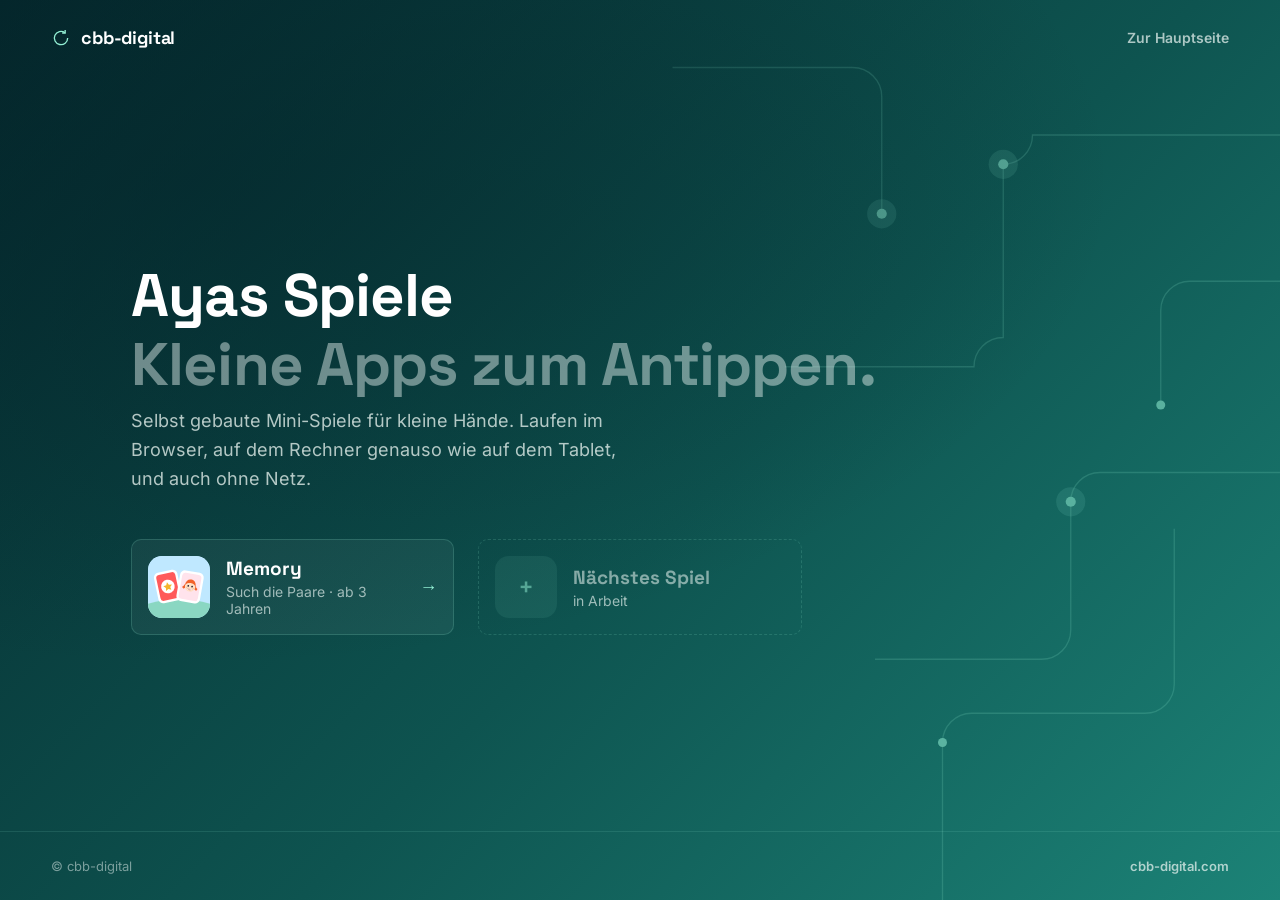
<file: index.html>
<!DOCTYPE html>
<html lang="de">
<head>
<meta charset="utf-8">
<meta name="viewport" content="width=device-width, initial-scale=1, viewport-fit=cover">
<meta name="theme-color" content="#04262B">
<meta name="description" content="Kleine Spiele für Aya - von cbb-digital.">
<title>Ayas Spiele | cbb-digital</title>
<link rel="icon" href="games/memory/icons/icon.svg" type="image/svg+xml">
<link rel="stylesheet" href="shared/cbb-tokens.css">
<link rel="stylesheet" href="shared/portal.css">
</head>
<body>

<div class="stage">

  <!-- circuit motif, echoing the main site -->
  <svg class="circuit" viewBox="0 0 1200 800" preserveAspectRatio="xMaxYMid slice" aria-hidden="true">
    <path d="M1200 120 H980 a26 26 0 0 1-26 26 V300 a26 26 0 0 0-26 26 H760"/>
    <path d="M1200 420 H1040 a26 26 0 0 0-26 26 V560 a26 26 0 0 1-26 26 H840"/>
    <path d="M900 800 V660 a26 26 0 0 1 26-26 H1080 a26 26 0 0 0 26-26 V470"/>
    <path d="M1200 250 H1120 a26 26 0 0 0-26 26 V360"/>
    <path d="M660 60 H820 a26 26 0 0 1 26 26 V190"/>

    <circle class="node-glow pulse" cx="954" cy="146" r="13"/>
    <circle class="pulse" cx="954" cy="146" r="4.5"/>
    <circle class="node-glow pulse" cx="1014" cy="446" r="13"/>
    <circle class="pulse" cx="1014" cy="446" r="4.5"/>
    <circle class="node-glow pulse" cx="846" cy="190" r="13"/>
    <circle class="pulse" cx="846" cy="190" r="4.5"/>
    <circle cx="1094" cy="360" r="4"/>
    <circle cx="900" cy="660" r="4"/>
  </svg>

  <header class="bar">
    <a class="brand" href="https://cbb-digital.com">
      <svg viewBox="0 0 24 24" aria-hidden="true">
        <path d="M20 12a8 8 0 1 1-3.2-6.4"/><path d="M17 2.4V6h-3.6"/>
      </svg>
      cbb-digital
    </a>
    <span class="spacer"></span>
    <a class="back" href="https://cbb-digital.com">Zur Hauptseite</a>
  </header>

  <main>
    <h1>Ayas Spiele<em>Kleine Apps zum Antippen.</em></h1>
    <p class="lead">
      Selbst gebaute Mini-Spiele für kleine Hände. Laufen im Browser,
      auf dem Rechner genauso wie auf dem Tablet, und auch ohne Netz.
    </p>

    <div class="games">
      <a class="game" href="games/memory/">
        <span class="thumb"><img src="games/memory/icons/icon.svg" alt=""></span>
        <span class="meta">
          <b>Memory</b>
          <span>Such die Paare &middot; ab 3 Jahren</span>
        </span>
        <span class="go" aria-hidden="true">&rarr;</span>
      </a>

      <div class="game soon" aria-hidden="true">
        <span class="thumb">+</span>
        <span class="meta">
          <b>Nächstes Spiel</b>
          <span>in Arbeit</span>
        </span>
      </div>
    </div>
  </main>

  <footer>
    <span>&copy; cbb-digital</span>
    <span class="spacer"></span>
    <a href="https://cbb-digital.com">cbb-digital.com</a>
  </footer>

</div>

</body>
</html>
</file>
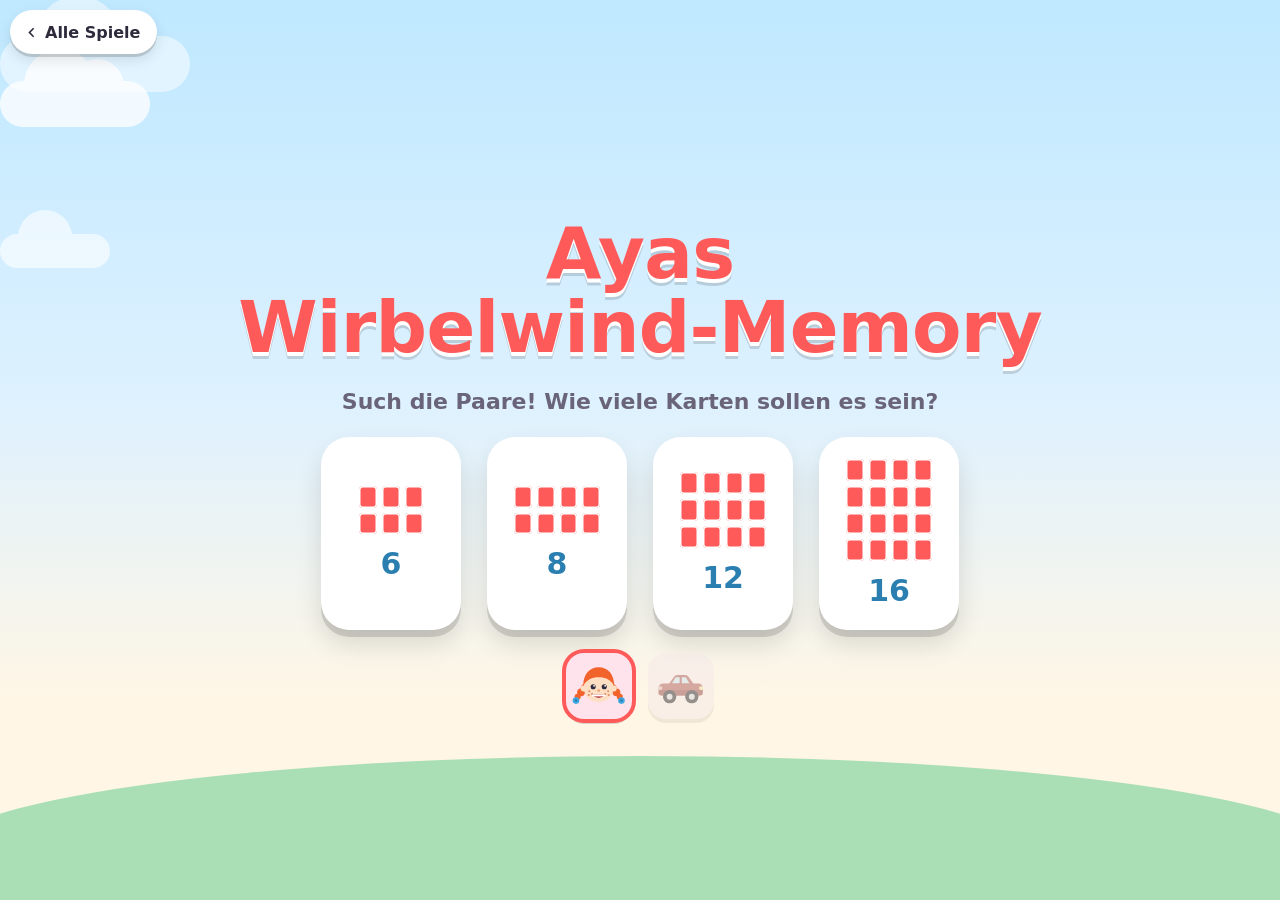
<file: games/memory/index.html>
<!DOCTYPE html>
<html lang="de">
<head>
<meta charset="utf-8">
<meta name="viewport" content="width=device-width, initial-scale=1, maximum-scale=1, user-scalable=no, viewport-fit=cover">
<meta name="theme-color" content="#BFE8FF">
<meta name="description" content="Ein Memory-Spiel für kleine Kinder - Maus und Touchscreen.">
<title>Ayas Wirbelwind-Memory</title>

<link rel="manifest" href="manifest.webmanifest">
<meta name="mobile-web-app-capable" content="yes">
<meta name="apple-mobile-web-app-capable" content="yes">
<meta name="apple-mobile-web-app-status-bar-style" content="black-translucent">
<link rel="apple-touch-icon" href="icons/icon-192.png">
<link rel="icon" href="icons/icon.svg" type="image/svg+xml">

<link rel="stylesheet" href="../../shared/cbb-tokens.css">
<link rel="stylesheet" href="../../shared/kids-ui.css">
<link rel="stylesheet" href="css/game.css">
</head>
<body>

<div class="sky" aria-hidden="true">
  <div class="cloud c1"></div>
  <div class="cloud c2"></div>
  <div class="cloud c3"></div>
</div>

<div class="app">

  <!-- ============ START ============ -->
  <section id="screen-start" class="screen" aria-label="Spiel starten">
    <div class="start-bar">
      <a id="btn-back" class="back-link" href="../../index.html">
        <svg viewBox="0 0 24 24" aria-hidden="true">
          <path fill="currentColor" d="M15.4 7.4 14 6l-6 6 6 6 1.4-1.4-4.6-4.6z"/>
        </svg>
        Alle Spiele
      </a>
      <button id="btn-install" class="back-link" type="button" hidden>
        <svg viewBox="0 0 24 24" aria-hidden="true">
          <path fill="currentColor" d="M12 3v10.2l3.6-3.6L17 11l-5 5-5-5 1.4-1.4L12 13.2V3zM5 18h14v2H5z"/>
        </svg>
        Aufs Tablet legen
      </button>
    </div>

    <h1 id="title" class="title">Memory</h1>
    <p class="subtitle">Such die Paare! Wie viele Karten sollen es sein?</p>
    <div id="levels"></div>
    <div id="themes" class="themes" role="group" aria-label="Bilder auswählen"></div>
  </section>

  <!-- ============ GAME ============ -->
  <section id="screen-game" class="screen" aria-label="Spielfeld" aria-hidden="true">
    <header class="topbar">
      <button id="btn-home" class="icon-btn" type="button" aria-label="Zurück zur Auswahl">
        <svg viewBox="0 0 24 24" aria-hidden="true">
          <path fill="currentColor" d="M12 3 2 12h3v9h6v-6h2v6h6v-9h3z"/>
        </svg>
      </button>

      <div id="progress" class="progress" role="img" aria-label="Fortschritt"></div>

      <div class="topbar-right">
        <button id="btn-sound" class="icon-btn" type="button" aria-pressed="false" aria-label="Ton ausschalten">
          <svg class="icon-on" viewBox="0 0 24 24" aria-hidden="true">
            <path fill="currentColor" d="M4 9v6h4l5 4V5L8 9zm12.5 3a4.5 4.5 0 0 0-2.5-4v8a4.5 4.5 0 0 0 2.5-4m-2.5 7.9A7 7 0 0 0 14 4.1v2.1a5 5 0 0 1 0 9.6z"/>
          </svg>
          <svg class="icon-off" viewBox="0 0 24 24" aria-hidden="true">
            <path fill="currentColor" d="M4 9v6h4l5 4V5L8 9zm17 1.4L19.6 9 17 11.6 14.4 9 13 10.4l2.6 2.6L13 15.6 14.4 17 17 14.4 19.6 17 21 15.6 18.4 13z"/>
          </svg>
        </button>

        <button id="btn-full" class="icon-btn" type="button" aria-pressed="false" aria-label="Vollbild starten">
          <svg class="icon-on" viewBox="0 0 24 24" aria-hidden="true">
            <path fill="currentColor" d="M3 3h7v2.6H5.6V10H3zm11 0h7v7h-2.6V5.6H14zM3 14h2.6v4.4H10V21H3zm15.4 0H21v7h-7v-2.6h4.4z"/>
          </svg>
          <svg class="icon-off" viewBox="0 0 24 24" aria-hidden="true">
            <path fill="currentColor" d="M10 3v7H3V7.4h4.4V3zm4 0h2.6v4.4H21V10h-7zM3 14h7v7H7.4v-4.4H3zm11 0h7v2.6h-4.4V21H14z"/>
          </svg>
        </button>
      </div>
    </header>

    <div id="board">
      <div id="grid" class="grid"></div>
    </div>
  </section>

  <!-- ============ WIN ============ -->
  <section id="screen-win" class="screen" aria-label="Geschafft" aria-hidden="true">
    <div id="win-hero" class="win-hero" aria-hidden="true"></div>
    <h2 class="win-title">Geschafft!</h2>
    <div class="win-actions">
      <button id="btn-again" class="kid-btn" type="button">
        <svg viewBox="0 0 24 24" aria-hidden="true">
          <path d="M12 5V2L7.5 6.5 12 11V8a5 5 0 1 1-5 5H4a8 8 0 1 0 8-8"/>
        </svg>
        Nochmal
      </button>
      <button id="btn-other" class="kid-btn" type="button">
        <svg viewBox="0 0 24 24" aria-hidden="true">
          <path d="M3 3h8v8H3zm10 0h8v8h-8zM3 13h8v8H3zm10 0h8v8h-8z"/>
        </svg>
        Andere Karten
      </button>
    </div>
  </section>

</div>

<canvas id="confetti" aria-hidden="true"></canvas>
<div id="fx" aria-hidden="true"></div>

<!-- registry first, then one file per theme -->
<script src="js/themes.js"></script>
<script src="js/themes/wirbelwind.js"></script>
<script src="js/themes/fahrzeuge.js"></script>

<script src="js/audio.js"></script>
<script src="js/confetti.js"></script>
<script src="js/game.js"></script>
<script src="js/pwa.js"></script>
</body>
</html>
</file>
<file: shared/cbb-tokens.css>
/* ============================================================
   cbb-digital.com — shared design tokens
   Used by every game under *.cbb-digital.com
   ------------------------------------------------------------
   The --cbb-* block below is the real cbb-digital.com CI, taken
   from the live site so the games portal matches it exactly.
   Keep the German token names: they are the brand's own
   vocabulary and staying consistent with it is the point.

   The --toy-* palette further down is deliberately separate. The
   portal wears the brand; the games themselves do not - corporate
   petrol is the wrong palette for a 3-year-old.
   ============================================================ */

/* Self-hosted, same as the main site - no Google Fonts request,
   so no third-party call and no GDPR question to answer. */
@font-face {
  font-family: 'Space Grotesk';
  src: url('fonts/space-grotesk-latin-500-normal.woff2') format('woff2');
  font-weight: 500; font-style: normal; font-display: swap;
}
@font-face {
  font-family: 'Space Grotesk';
  src: url('fonts/space-grotesk-latin-700-normal.woff2') format('woff2');
  font-weight: 700; font-style: normal; font-display: swap;
}
@font-face {
  font-family: 'Inter';
  src: url('fonts/inter-latin-400-normal.woff2') format('woff2');
  font-weight: 400; font-style: normal; font-display: swap;
}
@font-face {
  font-family: 'Inter';
  src: url('fonts/inter-latin-600-normal.woff2') format('woff2');
  font-weight: 600; font-style: normal; font-display: swap;
}

:root {
  /* --- cbb-digital CI ------------------------------------- */
  --cbb-tiefe:     #04262B;
  --cbb-kern:      #0E5450;
  --cbb-auftrieb:  #1C8377;
  --cbb-signal:    #93EFD4;
  --cbb-papier:    #FBFAF7;
  --cbb-text:      #1A1A1A;
  --cbb-verlauf:   linear-gradient(135deg, #04262B 0%, #0E5450 55%, #1C8377 100%);

  --cbb-disp:  'Space Grotesk', 'Segoe UI', sans-serif;
  --cbb-body:  Inter, 'Segoe UI', sans-serif;

  --cbb-r-btn:   4px;
  --cbb-r-card: 10px;
  --cbb-s-block: 24px;
  --cbb-s-innen: 16px;
  --cbb-s-zeile:  8px;

  /* --- Playful palette (kids games) ----------------------- */
  --toy-red:      #ff5a5a;
  --toy-red-dk:   #d83a3a;
  --toy-yellow:   #ffc93c;
  --toy-orange:   #f2622b;
  --toy-blue:     #3fa7e0;
  --toy-blue-dk:  #2a7fb0;
  --toy-green:    #57c785;
  --toy-plum:     #8a63c9;
  --toy-pink:     #ff8fb1;
  --toy-cream:    #fff6e5;
  --toy-sand:     #ffe9c2;
  --toy-ink:      #2e2a3b;
  --toy-gold:     #f3b52c;

  /* --- Themeable surface ----------------------------------
     A game theme overwrites these at runtime (see themes.js).
     The values here are the fallback, so the page still looks
     right if a theme fails to load.                          */
  --sky-top:    #BFE8FF;
  --sky-mid:    #DDF1FF;
  --sky-bottom: #FFF6E5;
  --meadow:     #57C785;
  --back-a:     #FF5A5A;
  --back-b:     #FFF3F3;
  --back-badge: #F3B52C;
  --title-ink:  #FF5A5A;
  --accent:     #3FA7E0;

  /* --- Geometry ------------------------------------------- */
  --r-sm: 10px;
  --r-md: 18px;
  --r-lg: 28px;
  --r-pill: 999px;

  /* --- Motion --------------------------------------------- */
  --ease-spring: cubic-bezier(.34, 1.56, .64, 1);
  --ease-out:    cubic-bezier(.22, .61, .36, 1);
  --dur-fast:   160ms;
  --dur-med:    340ms;
  --dur-flip:   460ms;

  /* --- Depth ---------------------------------------------- */
  --shadow-card: 0 6px 0 rgba(0,0,0,.14), 0 12px 24px rgba(0,0,0,.18);
  --shadow-lift: 0 10px 0 rgba(0,0,0,.14), 0 20px 36px rgba(0,0,0,.22);
}

@media (prefers-reduced-motion: reduce) {
  :root { --dur-fast: 1ms; --dur-med: 1ms; --dur-flip: 1ms; }
}
</file>
<file: shared/portal.css>
/* ============================================================
   portal.css - the cbb-digital-branded landing page.
   This is the one surface that wears the brand: dark petrol,
   Space Grotesk, mint accent, the circuit motif from the main
   site. The games behind it are free to look like toys.
   ============================================================ */

/* The portal does not load kids-ui.css, so it needs its own reset.
   Without it, `width:100%` plus padding made <main> wider than the
   viewport and the stage's overflow:hidden quietly clipped the text. */
*, *::before, *::after { box-sizing: border-box; }

html, body { overflow: auto; height: auto; min-height: 100%; }

body {
  margin: 0;
  background: var(--cbb-tiefe);
  color: #EAF4F1;
  font-family: var(--cbb-body);
  font-weight: 400;
  -webkit-font-smoothing: antialiased;
}

/* ---------- circuit backdrop ---------- */

.stage {
  position: relative;
  min-height: 100vh;
  min-height: 100dvh;
  display: flex;
  flex-direction: column;
  overflow: hidden;
  background: var(--cbb-verlauf);
}
.stage::after {                      /* vignette so text stays readable */
  content: '';
  position: absolute;
  inset: 0;
  background: radial-gradient(120% 90% at 15% 20%, rgba(4,38,43,.55) 0%, rgba(4,38,43,0) 60%);
  pointer-events: none;
}

.circuit {
  position: absolute;
  inset: 0;
  width: 100%;
  height: 100%;
  pointer-events: none;
  opacity: .55;
}
.circuit path { fill: none; stroke: var(--cbb-signal); stroke-width: 1.2; opacity: .32; }
.circuit circle { fill: var(--cbb-signal); }
.circuit .node-glow { opacity: .22; }

@media (prefers-reduced-motion: no-preference) {
  .circuit .pulse { animation: pulse 4.5s ease-in-out infinite; transform-origin: center; }
  .circuit .pulse:nth-of-type(2) { animation-delay: -1.5s; }
  .circuit .pulse:nth-of-type(3) { animation-delay: -3s; }
}
@keyframes pulse {
  0%, 100% { opacity: .18; }
  50%      { opacity: .5; }
}

/* ---------- header ---------- */

.bar {
  position: relative;
  z-index: 2;
  display: flex;
  align-items: center;
  gap: 10px;
  padding: clamp(16px, 2.4vw, 26px) clamp(18px, 4vw, 54px);
}
.brand {
  display: inline-flex;
  align-items: center;
  gap: 10px;
  color: #fff;
  text-decoration: none;
  font-family: var(--cbb-disp);
  font-weight: 700;
  font-size: clamp(15px, 1.5vw, 18px);
  letter-spacing: -.01em;
}
.brand svg { width: 20px; height: 20px; stroke: var(--cbb-signal); fill: none; stroke-width: 1.6; }
.bar .spacer { flex: 1; }
.bar a.back {
  color: rgba(234,244,241,.72);
  text-decoration: none;
  font-size: 14px;
  font-weight: 600;
}
.bar a.back:hover { color: #fff; }

/* ---------- hero ---------- */

main {
  position: relative;
  z-index: 2;
  flex: 1;
  display: flex;
  flex-direction: column;
  justify-content: center;
  padding: clamp(24px, 5vh, 60px) clamp(18px, 4vw, 54px) clamp(30px, 6vh, 70px);
  max-width: 1120px;
  width: 100%;
  margin: 0 auto;
}

h1 {
  margin: 0 0 var(--cbb-s-zeile);
  font-family: var(--cbb-disp);
  font-weight: 700;
  font-size: clamp(34px, 5.6vw, 60px);
  line-height: 1.14;
  color: #fff;
  letter-spacing: -.015em;
}
h1 em {
  font-style: normal;
  color: rgba(234,244,241,.46);
  display: block;
}
.lead {
  margin: 0 0 clamp(28px, 5vh, 52px);
  font-size: clamp(15px, 1.5vw, 18px);
  line-height: 1.6;
  color: rgba(234,244,241,.76);
  max-width: 46ch;
}

/* ---------- game cards ---------- */

.games {
  display: grid;
  grid-template-columns: repeat(auto-fill, minmax(248px, 1fr));
  gap: var(--cbb-s-block);
}

.game {
  display: flex;
  align-items: center;
  gap: var(--cbb-s-innen);
  padding: var(--cbb-s-innen);
  border-radius: var(--cbb-r-card);
  background: rgba(251,250,247,.05);
  border: 1px solid rgba(147,239,212,.18);
  color: inherit;
  text-decoration: none;
  transition: background .18s ease, border-color .18s ease, transform .18s ease;
}
.game:hover {
  background: rgba(251,250,247,.09);
  border-color: rgba(147,239,212,.45);
  transform: translateY(-2px);
}
.game:focus-visible { outline: 2px solid var(--cbb-signal); outline-offset: 3px; }

.game .thumb {
  flex: 0 0 auto;
  width: 62px;
  height: 62px;
  border-radius: 14px;
  overflow: hidden;
  background: #BFE8FF;
}
.game .thumb img { width: 100%; height: 100%; display: block; }

.game .meta { min-width: 0; }
.game .meta b {
  display: block;
  font-family: var(--cbb-disp);
  font-weight: 700;
  font-size: 19px;
  color: #fff;
  margin-bottom: 2px;
}
.game .meta span {
  display: block;
  font-size: 14px;
  color: rgba(234,244,241,.66);
}
.game .go {
  margin-left: auto;
  flex: 0 0 auto;
  color: var(--cbb-signal);
  font-size: 18px;
  transform: translateX(0);
  transition: transform .18s ease;
}
.game:hover .go { transform: translateX(3px); }

/* Placeholder slot for the next game. */
.game.soon {
  border-style: dashed;
  border-color: rgba(147,239,212,.16);
  background: transparent;
  cursor: default;
}
.game.soon:hover { transform: none; background: transparent; border-color: rgba(147,239,212,.16); }
.game.soon .thumb {
  background: rgba(147,239,212,.08);
  display: grid;
  place-items: center;
  color: rgba(147,239,212,.5);
  font-size: 26px;
  font-family: var(--cbb-disp);
}
.game.soon .meta b { color: rgba(234,244,241,.55); }

/* ---------- footer ---------- */

footer {
  position: relative;
  z-index: 2;
  padding: clamp(16px, 2.4vw, 26px) clamp(18px, 4vw, 54px);
  border-top: 1px solid rgba(147,239,212,.12);
  font-size: 13px;
  color: rgba(234,244,241,.5);
  display: flex;
  flex-wrap: wrap;
  gap: 6px 18px;
  align-items: center;
}
footer a { color: rgba(234,244,241,.72); text-decoration: none; font-weight: 600; }
footer a:hover { color: var(--cbb-signal); }
footer .spacer { flex: 1; }

@media (max-width: 560px) {
  .games { grid-template-columns: 1fr; }
  footer { flex-direction: column; align-items: flex-start; }
}
</file>
<file: shared/kids-ui.css>
/* ============================================================
   kids-ui.css — shared primitives for all "Aya Spiele"
   Toddler-proof defaults: no scroll, no zoom, no text selection,
   no accidental browser gestures, huge hit areas.
   ============================================================ */

*, *::before, *::after { box-sizing: border-box; }

/* `hidden` must beat the display values set further down, otherwise
   hiding a grid/flex button in JS silently does nothing. */
[hidden] { display: none !important; }

html, body {
  height: 100%;
  margin: 0;
  padding: 0;
  overflow: hidden;                 /* a 3-year-old must never scroll away */
  overscroll-behavior: none;
  background: var(--toy-cream);
  color: var(--toy-ink);
  font-family: "Baloo 2", "Comic Sans MS", "Segoe UI Rounded",
               "Trebuchet MS", system-ui, sans-serif;
  -webkit-font-smoothing: antialiased;
}

body {
  /* kill every touch gesture we do not want on a touchscreen PC */
  touch-action: manipulation;
  -webkit-user-select: none;
  user-select: none;
  -webkit-tap-highlight-color: transparent;
  -webkit-touch-callout: none;
}

img, svg { display: block; max-width: 100%; pointer-events: none; }

/* ---------- Big friendly button ---------- */
.kid-btn {
  appearance: none;
  border: none;
  cursor: pointer;
  font: inherit;
  font-weight: 800;
  color: #fff;
  background: var(--toy-blue);
  border-radius: var(--r-pill);
  padding: 0.7em 1.4em;
  min-width: 64px;
  min-height: 64px;                 /* >= 44px WCAG, generous for small hands */
  box-shadow: 0 6px 0 rgba(0,0,0,.18);
  transition: transform var(--dur-fast) var(--ease-spring),
              box-shadow var(--dur-fast) var(--ease-out),
              filter var(--dur-fast) var(--ease-out);
  touch-action: manipulation;
}
.kid-btn:hover   { filter: brightness(1.06); transform: translateY(-2px); }
.kid-btn:active  { transform: translateY(4px); box-shadow: 0 2px 0 rgba(0,0,0,.18); }
.kid-btn:focus-visible { outline: 4px solid var(--toy-ink); outline-offset: 4px; }

/* ---------- Small round icon button (parent controls) ---------- */
.icon-btn {
  appearance: none; border: none; cursor: pointer;
  width: 52px; height: 52px;
  display: grid; place-items: center;
  border-radius: 50%;
  background: rgba(255,255,255,.72);
  color: var(--toy-ink);
  box-shadow: 0 3px 0 rgba(0,0,0,.12);
  transition: transform var(--dur-fast) var(--ease-spring),
              background var(--dur-fast) var(--ease-out);
  touch-action: manipulation;
}
.icon-btn:hover  { background: #fff; transform: translateY(-2px); }
.icon-btn:active { transform: translateY(2px); }
.icon-btn:focus-visible { outline: 4px solid var(--toy-ink); outline-offset: 3px; }
.icon-btn svg { width: 26px; height: 26px; }

.visually-hidden {
  position: absolute; width: 1px; height: 1px;
  margin: -1px; padding: 0; overflow: hidden;
  clip: rect(0 0 0 0); white-space: nowrap; border: 0;
}
</file>
<file: games/memory/css/game.css>
/* ============================================================
   game.css - "Ayas Wirbelwind-Memory"
   ------------------------------------------------------------
   Transform layering, so nothing fights over `transform`:
     .card        -> keyframe animations (deal / float / wobble / wave)
     .card-inner  -> pointer state + flip, composed from CSS variables
     .face        -> flat, never transformed except the static 180deg
   ============================================================ */

/* ---------- stage ------------------------------------------------- */

.app {
  position: fixed;
  inset: 0;
  display: flex;
  flex-direction: column;
}

.sky {
  position: fixed;
  inset: 0;
  z-index: 0;
  background: linear-gradient(180deg,
              var(--sky-top) 0%, var(--sky-mid) 44%, var(--sky-bottom) 78%);
  overflow: hidden;
  transition: background var(--dur-med) var(--ease-out);
}
.sky::after {                       /* meadow along the bottom edge */
  content: '';
  position: absolute;
  left: -5%; right: -5%; bottom: -6%;
  height: 22%;
  background: var(--meadow);
  border-radius: 50% 50% 0 0;
  opacity: .5;
}

.cloud {
  position: absolute;
  background: #fff;
  border-radius: 100px;
  opacity: .78;
  animation: drift linear infinite;
}
.cloud::before, .cloud::after {
  content: '';
  position: absolute;
  background: #fff;
  border-radius: 50%;
}
.cloud.c1 { width: 150px; height: 46px; top: 9%;  animation-duration: 78s; }
.cloud.c1::before { width: 72px; height: 72px; left: 24px; top: -32px; }
.cloud.c1::after  { width: 54px; height: 54px; right: 26px; top: -22px; }
.cloud.c2 { width: 110px; height: 34px; top: 26%; animation-duration: 112s; animation-delay: -40s; opacity: .6; }
.cloud.c2::before { width: 54px; height: 54px; left: 18px; top: -24px; }
.cloud.c3 { width: 190px; height: 56px; top: 4%;  animation-duration: 145s; animation-delay: -90s; opacity: .5; }
.cloud.c3::before { width: 88px; height: 88px; left: 34px; top: -40px; }

@keyframes drift {
  from { transform: translateX(-260px); }
  to   { transform: translateX(calc(100vw + 260px)); }
}

/* ---------- screens ----------------------------------------------- */

.screen {
  position: absolute;
  inset: 0;
  z-index: 1;
  display: flex;
  flex-direction: column;
  opacity: 0;
  visibility: hidden;
  pointer-events: none;
  transition: opacity var(--dur-med) var(--ease-out),
              visibility 0s linear var(--dur-med);
}
.screen.is-active {
  opacity: 1;
  visibility: visible;
  pointer-events: auto;
  transition: opacity var(--dur-med) var(--ease-out), visibility 0s;
}

/* ---------- start screen ------------------------------------------ */

#screen-start {
  align-items: center;
  justify-content: center;
  gap: clamp(12px, 2.6vh, 30px);
  /* leave room for the absolutely positioned .start-bar above */
  padding-top:    calc(max(10px, env(safe-area-inset-top)) + 52px);
  padding-right:  max(4vw, env(safe-area-inset-right));
  padding-bottom: max(3vh, env(safe-area-inset-bottom));
  padding-left:   max(4vw, env(safe-area-inset-left));
  text-align: center;
  overflow-y: auto;                 /* tiny phones in landscape */
  overscroll-behavior: contain;
}

/* Way back to the portal, plus the install offer. Deliberately on the
   start screen only: inside a round the child must not be one stray tap
   away from leaving the game. */
.start-bar {
  position: absolute;
  top: max(10px, env(safe-area-inset-top));
  left: max(10px, env(safe-area-inset-left));
  right: max(10px, env(safe-area-inset-right));
  display: flex;
  align-items: center;
  gap: 10px;
}
.start-bar #btn-install { margin-left: auto; }

.back-link {
  appearance: none;
  border: none;
  cursor: pointer;
  font: inherit;
  font-size: clamp(13px, 1.5vw, 16px);
  font-weight: 800;
  display: inline-flex;
  align-items: center;
  gap: 4px;
  padding: 10px 17px 10px 12px;
  min-height: 44px;
  border-radius: var(--r-pill);
  background: #fff;
  color: var(--toy-ink);
  text-decoration: none;
  box-shadow: 0 3px 0 rgba(0,0,0,.14), 0 6px 14px rgba(0,0,0,.10);
  transition: background var(--dur-fast) var(--ease-out),
              transform var(--dur-fast) var(--ease-spring),
              color var(--dur-fast) var(--ease-out);
  touch-action: manipulation;
}
.back-link:hover  { color: var(--toy-red); transform: translateY(-2px); }
.back-link:active { transform: translateY(1px); }
.back-link:focus-visible { outline: 4px solid var(--toy-ink); outline-offset: 3px; }
.back-link svg { width: 19px; height: 19px; flex: none; }

@media (max-width: 420px) {
  .back-link { font-size: 12px; padding: 8px 12px 8px 8px; }
  .back-link svg { width: 17px; height: 17px; }
}

.title {
  margin: 0;
  font-size: clamp(30px, 6.4vw, 72px);
  font-weight: 900;
  line-height: 1.04;
  color: var(--title-ink);
  letter-spacing: -.01em;
  text-shadow: 0 4px 0 #fff, 0 7px 0 rgba(0,0,0,.14);
  animation: bob 3.6s ease-in-out infinite;
}
.subtitle {
  margin: 0;
  font-size: clamp(15px, 2.2vw, 22px);
  font-weight: 700;
  color: #6A6478;
}

#levels {
  display: flex;
  flex-wrap: wrap;
  justify-content: center;
  align-items: stretch;            /* all four tiles the same height */
  gap: clamp(12px, 2.4vw, 26px);
}

.level-btn {
  appearance: none;
  border: none;
  cursor: pointer;
  font: inherit;
  display: flex;
  flex-direction: column;
  align-items: center;
  justify-content: center;
  gap: 12px;
  min-width: clamp(96px, 12vw, 140px);
  padding: clamp(14px, 2vw, 22px);
  border-radius: var(--r-lg);
  background: #fff;
  box-shadow: 0 7px 0 rgba(0,0,0,.13), 0 14px 26px rgba(0,0,0,.12);
  transition: transform var(--dur-fast) var(--ease-spring),
              box-shadow var(--dur-fast) var(--ease-out);
  touch-action: manipulation;
}
.level-btn:hover  { transform: translateY(-6px); box-shadow: 0 13px 0 rgba(0,0,0,.13), 0 20px 32px rgba(0,0,0,.14); }
.level-btn:active { transform: translateY(3px); box-shadow: 0 3px 0 rgba(0,0,0,.13); }
.level-btn:focus-visible { outline: 5px solid var(--toy-ink); outline-offset: 4px; }

.mini {
  display: grid;
  grid-template-columns: repeat(var(--mc, 4), 1fr);
  gap: 5px;
}
.mini i {
  display: block;
  width: clamp(12px, 1.4vw, 18px);
  height: clamp(14px, 1.7vw, 22px);
  border-radius: 4px;
  background: var(--back-a);
  box-shadow: inset 0 0 0 1.5px #fff;
}
.level-count {
  font-size: clamp(20px, 2.4vw, 30px);
  font-weight: 900;
  color: var(--toy-blue-dk);
}

/* ---------- theme picker (only rendered when >1 theme) -------------- */

.themes {
  display: flex;
  flex-wrap: wrap;
  justify-content: center;
  gap: clamp(8px, 1.6vw, 16px);
}
.theme-btn {
  appearance: none;
  border: none;
  padding: 0;
  cursor: pointer;
  background: none;
  border-radius: var(--r-md);
  transition: transform var(--dur-fast) var(--ease-spring);
  touch-action: manipulation;
}
.theme-btn:hover  { transform: translateY(-4px); }
.theme-btn:active { transform: translateY(2px); }
.theme-btn:focus-visible { outline: 4px solid var(--toy-ink); outline-offset: 4px; }

.theme-thumb {
  display: grid;
  place-items: center;
  width:  clamp(46px, 6vw, 66px);
  aspect-ratio: 1;
  border-radius: var(--r-md);
  background: var(--motif-bg, #fff);
  box-shadow: 0 4px 0 rgba(0,0,0,.12);
  opacity: .5;
  filter: saturate(.55);
  transition: opacity var(--dur-fast) var(--ease-out),
              filter var(--dur-fast) var(--ease-out),
              box-shadow var(--dur-fast) var(--ease-out);
}
.theme-thumb svg { width: 84%; height: 84%; }
.theme-btn.is-on .theme-thumb {
  opacity: 1;
  filter: none;
  box-shadow: 0 0 0 4px var(--title-ink), 0 5px 0 rgba(0,0,0,.14);
}

/* ---------- game screen ------------------------------------------- */

/* Safe-area aware padding: notches and home indicators must not eat
   cards or the top bar on a phone. */
#screen-game {
  padding-top:    max(10px, env(safe-area-inset-top));
  padding-right:  max(clamp(10px, 2vw, 22px), env(safe-area-inset-right));
  padding-bottom: max(clamp(10px, 2vh, 20px), env(safe-area-inset-bottom));
  padding-left:   max(clamp(10px, 2vw, 22px), env(safe-area-inset-left));
}

.topbar {
  flex: 0 0 auto;
  display: flex;
  align-items: center;
  gap: 12px;
  padding-bottom: 8px;
}
.topbar-right { margin-left: auto; display: flex; gap: 10px; }

.progress {
  display: flex;
  gap: clamp(4px, .8vw, 9px);
  flex: 1;
  justify-content: center;
  min-width: 0;
}
.pip {
  width: clamp(26px, 3.4vw, 44px);
  height: clamp(26px, 3.4vw, 44px);
  display: grid;
  place-items: center;
}
.pip svg { width: 100%; height: 100%; fill: rgba(255,255,255,.75); transition: fill var(--dur-med) var(--ease-out); }
.pip.on svg {
  fill: var(--toy-gold);
  filter: drop-shadow(0 2px 0 rgba(0,0,0,.16));
  animation: pop 460ms var(--ease-spring);
}

#board {
  flex: 1 1 auto;
  min-height: 0;
  min-width: 0;
  display: grid;
  place-items: center;
  /* Containment backstop. layout() floors every dimension so the grid
     cannot exceed this box, but a resize is observed one frame after
     it happens; without this, that frame showed a sliver of the next
     card column beside the board. The margin leaves room for the
     hover lift and the win wave, which are meant to break out. */
  overflow: clip;
  overflow-clip-margin: 32px;
}

.grid {
  display: grid;
  grid-template-columns: repeat(var(--cols, 4), var(--card-w, 110px));
  gap: var(--gap, 14px);
  justify-content: center;
  align-content: center;
}

/* ---------- card --------------------------------------------------- */

.card {
  appearance: none;
  border: 0;
  padding: 0;
  background: none;
  cursor: pointer;
  width: var(--card-w, 110px);
  height: var(--card-h, 130px);
  perspective: 1000px;
  touch-action: manipulation;
  border-radius: var(--r-md);
  /* Two time values per animation only - a third makes the whole
     shorthand invalid. The float delay already includes the time
     the deal animation needs, so float takes over after it. */
  animation: deal 540ms var(--ease-spring) backwards,
             float 4.2s ease-in-out var(--float-delay, 700ms) infinite;
}
.card:focus-visible { outline: 5px solid var(--toy-ink); outline-offset: 5px; }

.card-inner {
  display: block;          /* it is a <span>: without this it has no box */
  position: relative;
  width: 100%;
  height: 100%;
  transform-style: preserve-3d;
  transform: translateY(var(--lift, 0px)) scale(var(--scl, 1)) rotateY(var(--flip, 0deg));
  transition: transform var(--dur-flip) var(--ease-spring);
}
.card.is-flipped .card-inner,
.card.is-matched .card-inner { --flip: 180deg; }

/* Hover is mouse-only; a touch device would get a stuck hover state. */
@media (hover: hover) and (pointer: fine) {
  .card:not(.is-matched):hover .card-inner { --lift: -8px; --scl: 1.045; }
}
.card:not(.is-matched):active .card-inner { --scl: .94; --lift: 0px; }

.face {
  position: absolute;
  inset: 0;
  display: grid;
  place-items: center;
  border-radius: var(--r-md);
  backface-visibility: hidden;
  -webkit-backface-visibility: hidden;
  overflow: hidden;
  box-shadow: var(--shadow-card);
}

.back {
  background: repeating-linear-gradient(45deg,
              var(--back-a) 0 16px, var(--back-b) 16px 32px);
  box-shadow: inset 0 0 0 6px #fff, var(--shadow-card);
}
.back-star {
  width: 46%;
  aspect-ratio: 1;
  display: grid;
  place-items: center;
  background: #fff;
  border-radius: 50%;
  box-shadow: 0 3px 0 rgba(0,0,0,.12);
}
.back-star svg { width: 74%; height: 74%; fill: var(--back-badge); }

.front {
  background: var(--motif-bg, #fff);
  transform: rotateY(180deg);
  box-shadow: inset 0 0 0 6px #fff, var(--shadow-card);
}
.front svg { width: 84%; height: 84%; }

/* States ----------------------------------------------------------- */

.card.is-flipped { animation: none; }

.card.is-matched {
  animation: pop 520ms var(--ease-spring);
  cursor: default;
}
.card.is-matched .front {
  box-shadow: inset 0 0 0 6px var(--toy-gold), 0 0 0 4px rgba(243,181,44,.4), var(--shadow-card);
}

.card.is-wobble { animation: wobble 340ms ease-in-out; }
.card.is-wave   { animation: wave 900ms var(--ease-spring) var(--wave-delay, 0ms); }

/* ---------- win screen --------------------------------------------- */

#screen-win {
  align-items: center;
  justify-content: center;
  gap: clamp(12px, 2.6vh, 28px);
  padding-top:    max(4vh, env(safe-area-inset-top));
  padding-right:  max(5vw, env(safe-area-inset-right));
  padding-bottom: max(4vh, env(safe-area-inset-bottom));
  padding-left:   max(5vw, env(safe-area-inset-left));
  text-align: center;
  background: rgba(255, 246, 229, .82);
  backdrop-filter: blur(3px);
}

.win-hero {
  width: clamp(120px, 22vh, 210px);
  aspect-ratio: 1;
  border-radius: 50%;
  background: #fff;
  display: grid;
  place-items: center;
  box-shadow: 0 10px 0 rgba(0,0,0,.12), 0 22px 40px rgba(0,0,0,.18);
  animation: cheer 1.5s var(--ease-spring) infinite;
}
.win-hero svg { width: 84%; height: 84%; }

.win-title {
  margin: 0;
  font-size: clamp(38px, 8vw, 88px);
  font-weight: 900;
  color: var(--toy-green);
  text-shadow: 0 4px 0 #fff, 0 8px 0 rgba(0,0,0,.13);
}

.win-actions { display: flex; flex-wrap: wrap; gap: 18px; justify-content: center; }
.win-actions .kid-btn { font-size: clamp(17px, 2.3vw, 26px); }
#btn-again { background: var(--toy-green); }
#btn-other { background: var(--toy-plum); }
.kid-btn svg { width: 1.4em; height: 1.4em; fill: currentColor; }
.kid-btn { display: inline-flex; align-items: center; gap: .55em; }

/* ---------- effect layers ------------------------------------------ */

#confetti, #fx {
  position: fixed;
  inset: 0;
  z-index: 60;
  pointer-events: none;
}
#confetti { z-index: 55; }

.spark {
  position: fixed;
  width: 26px;
  height: 26px;
  margin: -13px 0 0 -13px;
  animation: spark 880ms var(--ease-out) forwards;
}
.spark svg { width: 100%; height: 100%; fill: var(--toy-gold); }

/* ---------- icon button state -------------------------------------- */

.icon-btn .icon-off { display: none; }
.icon-btn.is-off .icon-on  { display: none; }
.icon-btn.is-off .icon-off { display: block; }
.icon-btn.is-off { color: #A09BAE; }

/* ---------- keyframes ----------------------------------------------- */

/* Stays inside the board's clip margin so dealing is never cut off. */
@keyframes deal {
  from { opacity: 0; transform: translateY(-26px) scale(.52) rotate(-9deg); }
  to   { opacity: 1; transform: none; }
}
@keyframes float {
  0%, 100% { transform: translateY(0) rotate(0deg); }
  50%      { transform: translateY(-5px) rotate(.5deg); }
}
@keyframes wobble {
  0%, 100% { transform: rotate(0deg); }
  20%      { transform: rotate(-5deg); }
  45%      { transform: rotate(4.5deg); }
  70%      { transform: rotate(-2.5deg); }
}
@keyframes wave {
  0%, 100% { transform: translateY(0) rotate(0deg); }
  40%      { transform: translateY(-24px) rotate(-4deg); }
  70%      { transform: translateY(4px) rotate(2deg); }
}
@keyframes pop {
  0%   { transform: scale(1); }
  45%  { transform: scale(1.14); }
  100% { transform: scale(1); }
}
@keyframes bob {
  0%, 100% { transform: translateY(0) rotate(-1deg); }
  50%      { transform: translateY(-9px) rotate(1deg); }
}
@keyframes cheer {
  0%, 100% { transform: translateY(0) rotate(-3deg) scale(1); }
  50%      { transform: translateY(-12px) rotate(3deg) scale(1.04); }
}
@keyframes spark {
  from { transform: translate(0, 0) scale(.35) rotate(0deg); opacity: 1; }
  to   { transform: translate(var(--dx), var(--dy)) scale(1.15) rotate(170deg); opacity: 0; }
}

/* The sun's rays, animated from inside the motif SVG. */
.m-spin {
  transform-origin: 50px 50px;
  animation: slowspin 26s linear infinite;
}
@keyframes slowspin { to { transform: rotate(360deg); } }

/* ---------- reduced motion ------------------------------------------ */

@media (prefers-reduced-motion: reduce) {
  .card, .title, .win-hero, .cloud, .m-spin, .pip.on svg { animation: none !important; }
  .card.is-wobble, .card.is-wave, .card.is-matched { animation: none !important; }
  .spark { display: none; }
}

/* ---------- small and short screens ---------------------------------
   Eight progress stars plus three 52px buttons do not fit across a
   360px phone. The stars shrink first, the buttons second - both stay
   above the 44px touch target until the screen is genuinely tiny. */

.pip { flex: 0 1 auto; min-width: 14px; }

@media (max-width: 560px) {
  .topbar { gap: 8px; }
  .progress { gap: 3px; }
  .pip { width: clamp(16px, 4.4vw, 30px); height: clamp(16px, 4.4vw, 30px); }
  .icon-btn { width: 46px; height: 46px; }
  .icon-btn svg { width: 23px; height: 23px; }
  .topbar-right { gap: 7px; }
}

@media (max-width: 380px) {
  .icon-btn { width: 42px; height: 42px; }
  .icon-btn svg { width: 21px; height: 21px; }
}

/* Short screens: phones in landscape, small laptops. */
@media (max-height: 560px) {
  #screen-start { gap: 9px; }
  .title { font-size: clamp(22px, 4.6vw, 40px); }
  .subtitle { display: none; }
  .level-btn { padding: 10px 14px; gap: 7px; }
  .theme-thumb { width: clamp(38px, 5vw, 52px); }
  .win-hero { width: clamp(84px, 17vh, 130px); }
  .win-title { font-size: clamp(28px, 6vw, 52px); }
}

/* Very short: drop the top bar to the bare minimum so the board keeps
   its height - the cards are the game, the chrome is not. */
@media (max-height: 420px) {
  #screen-game { padding-top: max(6px, env(safe-area-inset-top)); }
  .topbar { padding-bottom: 4px; }
  .icon-btn { width: 38px; height: 38px; }
  .icon-btn svg { width: 19px; height: 19px; }
  .pip { width: clamp(14px, 3vh, 22px); height: clamp(14px, 3vh, 22px); }
}
</file>
